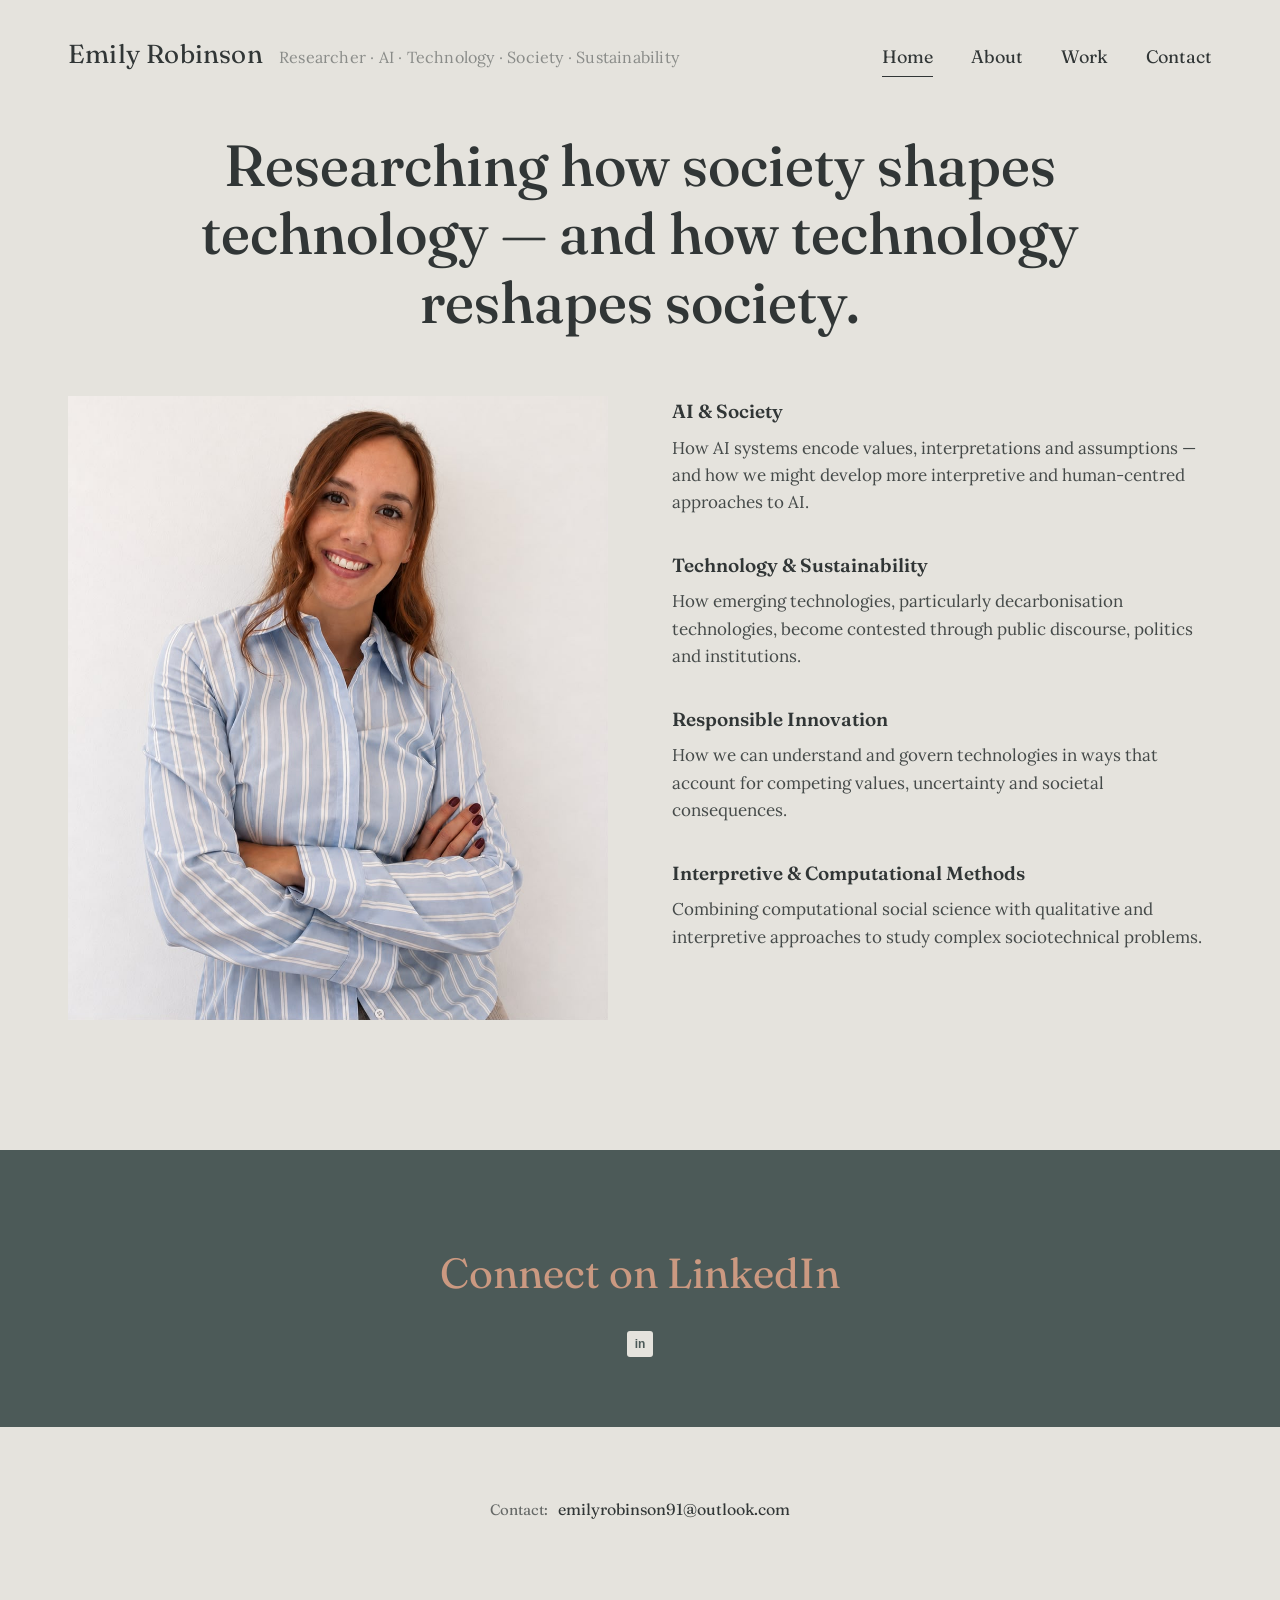
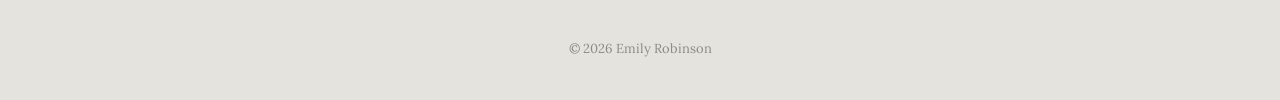
<file: index.html>
<!DOCTYPE html>
<html lang="en">
<head>
<meta charset="UTF-8">
<meta name="viewport" content="width=device-width, initial-scale=1.0">
<title>Emily Robinson — AI Ethics &amp; Society Researcher</title>
<meta name="description" content="Emily Robinson is a researcher working on AI ethics, AI governance, technology and society, sustainability, and responsible innovation.">
<meta name="author" content="Emily Robinson">
<link rel="canonical" href="https://emily-robinson-researcher.com/">
<meta property="og:type" content="website">
<meta property="og:title" content="Emily Robinson — AI Ethics & Society Researcher">
<meta property="og:description" content="Researching how society shapes technology — and how technology reshapes society. Work on AI ethics, AI governance, sustainability and responsible innovation.">
<meta property="og:url" content="https://emily-robinson-researcher.com/">
<meta property="og:image" content="https://emily-robinson-researcher.com/portrait.jpg">
<meta name="twitter:card" content="summary_large_image">
<meta name="twitter:title" content="Emily Robinson — AI Ethics & Society Researcher">
<meta name="twitter:description" content="Researching how society shapes technology — and how technology reshapes society.">
<meta name="twitter:image" content="https://emily-robinson-researcher.com/portrait.jpg">
<link rel="stylesheet" href="style.css">
<script type="application/ld+json">
{
  "@context": "https://schema.org",
  "@type": "Person",
  "name": "Emily Robinson",
  "url": "https://emily-robinson-researcher.com/",
  "image": "https://emily-robinson-researcher.com/portrait.jpg",
  "description": "Researcher working on AI ethics, AI governance, technology and society, sustainability, and responsible innovation.",
  "knowsAbout": ["AI ethics", "AI governance", "Responsible innovation", "Sustainability", "Science and technology studies"],
  "sameAs": ["https://www.linkedin.com/in/emily-robinson-475890a8"]
}
</script>
</head>
<body>

<header class="site-header">
  <div class="wrap nav-inner">
    <div class="logo">Emily Robinson <span class="tagline">Researcher · AI · Technology · Society · Sustainability</span></div>
    <nav class="main-nav">
      <a href="index.html" class="active">Home</a>
      <a href="about.html">About</a>
      <a href="work.html">Work</a>
      <a href="contact.html">Contact</a>
    </nav>
  </div>
</header>

<main class="wrap">
  <h1 class="hero-headline">Researching how society shapes technology — and how technology reshapes society.</h1>

  <section class="split">
    <img src="portrait.jpg" alt="Portrait of Emily Robinson">
    <div>
      <div class="topic">
        <h3>AI &amp; Society</h3>
        <p>How AI systems encode values, interpretations and assumptions — and how we might develop more interpretive and human-centred approaches to AI.</p>
      </div>
      <div class="topic">
        <h3>Technology &amp; Sustainability</h3>
        <p>How emerging technologies, particularly decarbonisation technologies, become contested through public discourse, politics and institutions.</p>
      </div>
      <div class="topic">
        <h3>Responsible Innovation</h3>
        <p>How we can understand and govern technologies in ways that account for competing values, uncertainty and societal consequences.</p>
      </div>
      <div class="topic">
        <h3>Interpretive &amp; Computational Methods</h3>
        <p>Combining computational social science with qualitative and interpretive approaches to study complex sociotechnical problems.</p>
      </div>
    </div>
  </section>
</main>

<footer class="contact-block">
  <div class="contact-top">
    <div class="wrap">
      <a href="https://www.linkedin.com/in/emily-robinson-475890a8" target="_blank" rel="noopener" class="linkedin-link">Connect on LinkedIn</a>
      <div><a href="https://www.linkedin.com/in/emily-robinson-475890a8" target="_blank" rel="noopener" class="icon-in">in</a></div>
    </div>
  </div>
  <div class="contact-bottom">
    <div class="wrap">
      <span class="contact-label">Contact:</span>
      <a href="mailto:emilyrobinson91@outlook.com" class="email-link small">emilyrobinson91@outlook.com</a>
    </div>
  </div>
</footer>
<div class="mini-footer">© 2026 Emily Robinson</div>

</body>
</html>
</file>
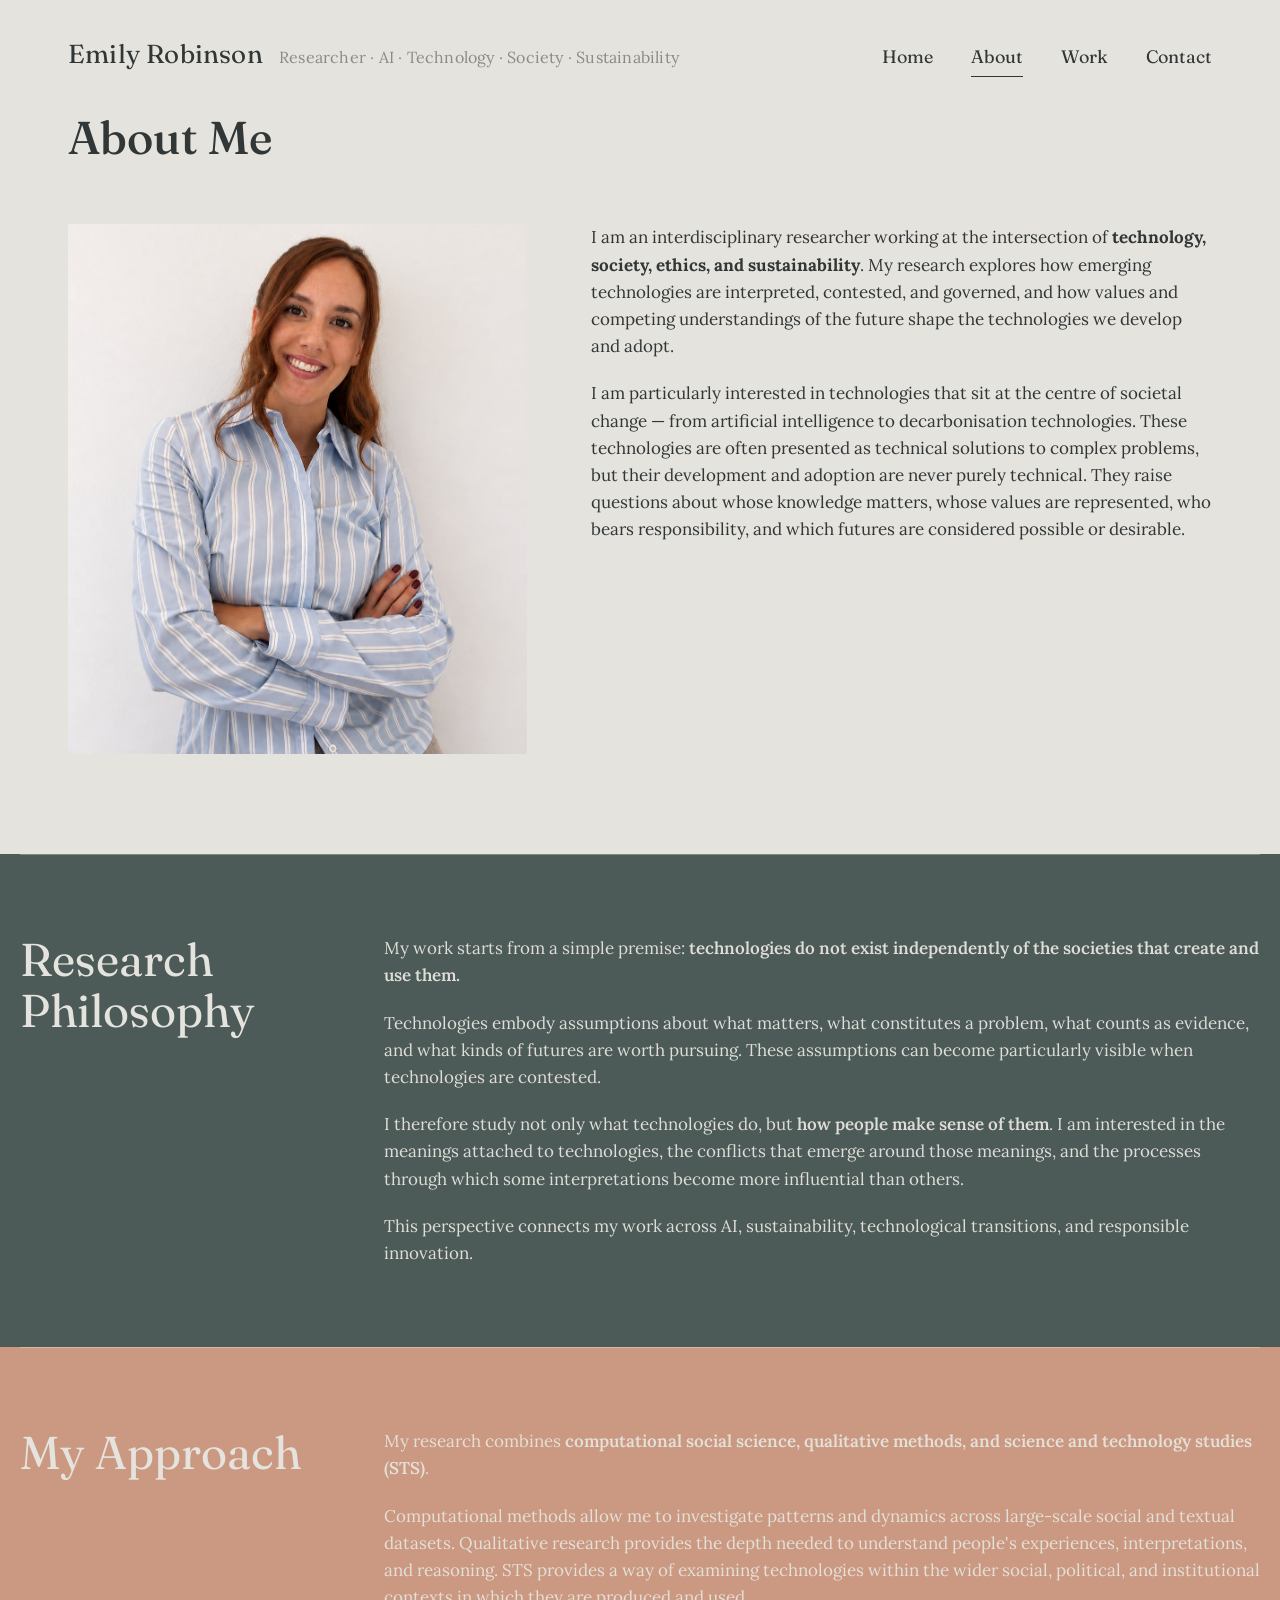
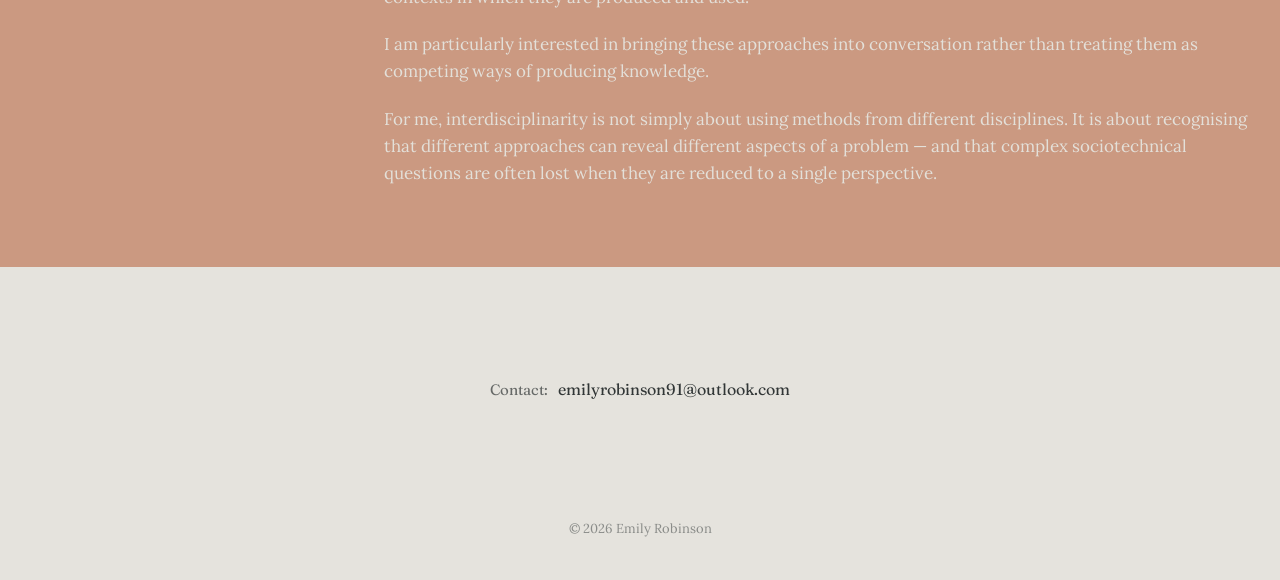
<file: about.html>
<!DOCTYPE html>
<html lang="en">
<head>
<meta charset="UTF-8">
<meta name="viewport" content="width=device-width, initial-scale=1.0">
<title>About Emily Robinson — AI Ethics &amp; Society Researcher</title>
<meta name="description" content="About Emily Robinson: an interdisciplinary researcher working on AI ethics, AI governance, technology and society, and sustainability.">
<meta name="author" content="Emily Robinson">
<link rel="canonical" href="https://emily-robinson-researcher.com/about.html">
<meta property="og:type" content="profile">
<meta property="og:title" content="About Emily Robinson — AI Ethics & Society Researcher">
<meta property="og:description" content="Interdisciplinary researcher working on AI ethics, AI governance, technology and society, and sustainability.">
<meta property="og:url" content="https://emily-robinson-researcher.com/about.html">
<meta property="og:image" content="https://emily-robinson-researcher.com/portrait.jpg">
<meta name="twitter:card" content="summary_large_image">
<meta name="twitter:title" content="About Emily Robinson">
<meta name="twitter:image" content="https://emily-robinson-researcher.com/portrait.jpg">
<link rel="stylesheet" href="style.css">
<script type="application/ld+json">
{
  "@context": "https://schema.org",
  "@type": "Person",
  "name": "Emily Robinson",
  "url": "https://emily-robinson-researcher.com/",
  "image": "https://emily-robinson-researcher.com/portrait.jpg",
  "description": "Interdisciplinary researcher working on AI ethics, AI governance, technology and society, and sustainability.",
  "knowsAbout": ["AI ethics", "AI governance", "Responsible innovation", "Sustainability", "Science and technology studies"],
  "sameAs": ["https://www.linkedin.com/in/emily-robinson-475890a8"]
}
</script>
</head>
<body>

<header class="site-header">
  <div class="wrap nav-inner">
    <div class="logo">Emily Robinson <span class="tagline">Researcher · AI · Technology · Society · Sustainability</span></div>
    <nav class="main-nav">
      <a href="index.html">Home</a>
      <a href="about.html" class="active">About</a>
      <a href="work.html">Work</a>
      <a href="contact.html">Contact</a>
    </nav>
  </div>
</header>

<main class="wrap">
  <div class="page-header" style="text-align:left; padding-top:0;">
    <h1 style="margin:0;">About Me</h1>
  </div>

  <section class="about-grid">
    <img src="portrait.jpg" alt="Emily Robinson">
    <div class="about-body">
      <p>I am an interdisciplinary researcher working at the intersection of <strong>technology, society, ethics, and sustainability</strong>. My research explores how emerging technologies are interpreted, contested, and governed, and how values and competing understandings of the future shape the technologies we develop and adopt.</p>
      <p>I am particularly interested in technologies that sit at the centre of societal change — from artificial intelligence to decarbonisation technologies. These technologies are often presented as technical solutions to complex problems, but their development and adoption are never purely technical. They raise questions about whose knowledge matters, whose values are represented, who bears responsibility, and which futures are considered possible or desirable.</p>
    </div>
  </section>
</main>

<section class="full-bleed teal">
  <div class="wrap">
    <h2>Research<br>Philosophy</h2>
    <div>
      <p>My work starts from a simple premise: <strong>technologies do not exist independently of the societies that create and use them.</strong></p>
      <p>Technologies embody assumptions about what matters, what constitutes a problem, what counts as evidence, and what kinds of futures are worth pursuing. These assumptions can become particularly visible when technologies are contested.</p>
      <p>I therefore study not only what technologies do, but <strong>how people make sense of them</strong>. I am interested in the meanings attached to technologies, the conflicts that emerge around those meanings, and the processes through which some interpretations become more influential than others.</p>
      <p>This perspective connects my work across AI, sustainability, technological transitions, and responsible innovation.</p>
    </div>
  </div>
</section>

<section class="full-bleed peach">
  <div class="wrap">
    <h2>My Approach</h2>
    <div>
      <p>My research combines <strong>computational social science, qualitative methods, and science and technology studies (STS)</strong>.</p>
      <p>Computational methods allow me to investigate patterns and dynamics across large-scale social and textual datasets. Qualitative research provides the depth needed to understand people's experiences, interpretations, and reasoning. STS provides a way of examining technologies within the wider social, political, and institutional contexts in which they are produced and used.</p>
      <p>I am particularly interested in bringing these approaches into conversation rather than treating them as competing ways of producing knowledge.</p>
      <p>For me, interdisciplinarity is not simply about using methods from different disciplines. It is about recognising that different approaches can reveal different aspects of a problem — and that complex sociotechnical questions are often lost when they are reduced to a single perspective.</p>
    </div>
  </div>
</section>

<footer class="contact-block">
  <div class="contact-bottom">
    <div class="wrap">
      <span class="contact-label">Contact:</span>
      <a href="mailto:emilyrobinson91@outlook.com" class="email-link small">emilyrobinson91@outlook.com</a>
    </div>
  </div>
</footer>
<div class="mini-footer">© 2026 Emily Robinson</div>

</body>
</html>
</file>
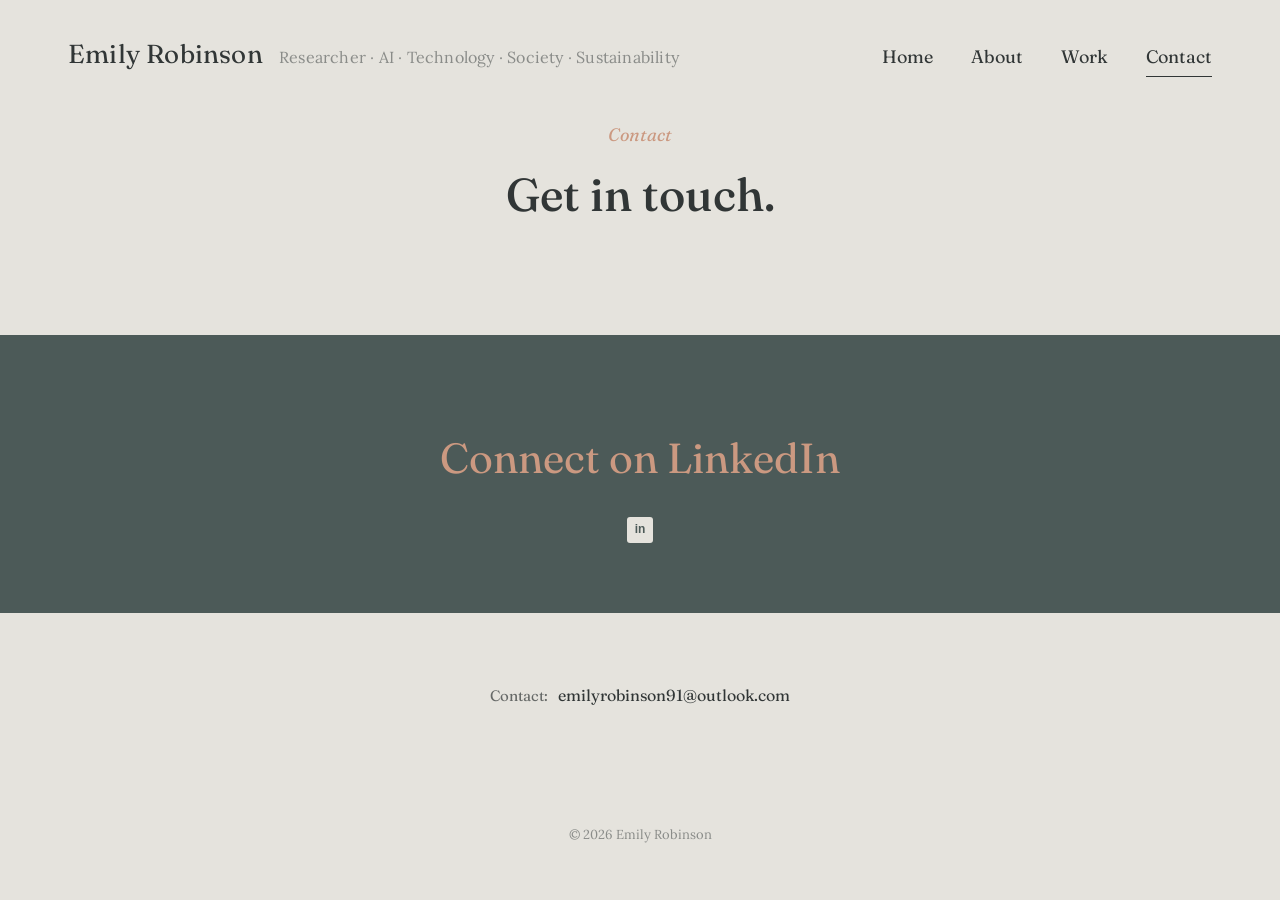
<file: contact.html>
<!DOCTYPE html>
<html lang="en">
<head>
<meta charset="UTF-8">
<meta name="viewport" content="width=device-width, initial-scale=1.0">
<title>Contact Emily Robinson — AI Ethics &amp; Society Researcher</title>
<meta name="description" content="Get in touch with Emily Robinson, researcher working on AI ethics, AI governance and sustainability.">
<meta name="author" content="Emily Robinson">
<link rel="canonical" href="https://emily-robinson-researcher.com/contact.html">
<meta property="og:type" content="website">
<meta property="og:title" content="Contact Emily Robinson">
<meta property="og:url" content="https://emily-robinson-researcher.com/contact.html">
<meta property="og:image" content="https://emily-robinson-researcher.com/portrait.jpg">
<link rel="stylesheet" href="style.css">
</head>
<body>

<header class="site-header">
  <div class="wrap nav-inner">
    <div class="logo">Emily Robinson <span class="tagline">Researcher · AI · Technology · Society · Sustainability</span></div>
    <nav class="main-nav">
      <a href="index.html">Home</a>
      <a href="about.html">About</a>
      <a href="work.html">Work</a>
      <a href="contact.html" class="active">Contact</a>
    </nav>
  </div>
</header>

<main class="wrap">
  <div class="page-header">
    <p class="kicker">Contact</p>
    <h1>Get in touch.</h1>
  </div>
</main>

<footer class="contact-block">
  <div class="contact-top">
    <div class="wrap">
      <a href="https://www.linkedin.com/in/emily-robinson-475890a8" target="_blank" rel="noopener" class="linkedin-link">Connect on LinkedIn</a>
      <div><a href="https://www.linkedin.com/in/emily-robinson-475890a8" target="_blank" rel="noopener" class="icon-in">in</a></div>
    </div>
  </div>
  <div class="contact-bottom">
    <div class="wrap">
      <span class="contact-label">Contact:</span>
      <a href="mailto:emilyrobinson91@outlook.com" class="email-link small">emilyrobinson91@outlook.com</a>
    </div>
  </div>
</footer>
<div class="mini-footer">© 2026 Emily Robinson</div>

</body>
</html>
</file>
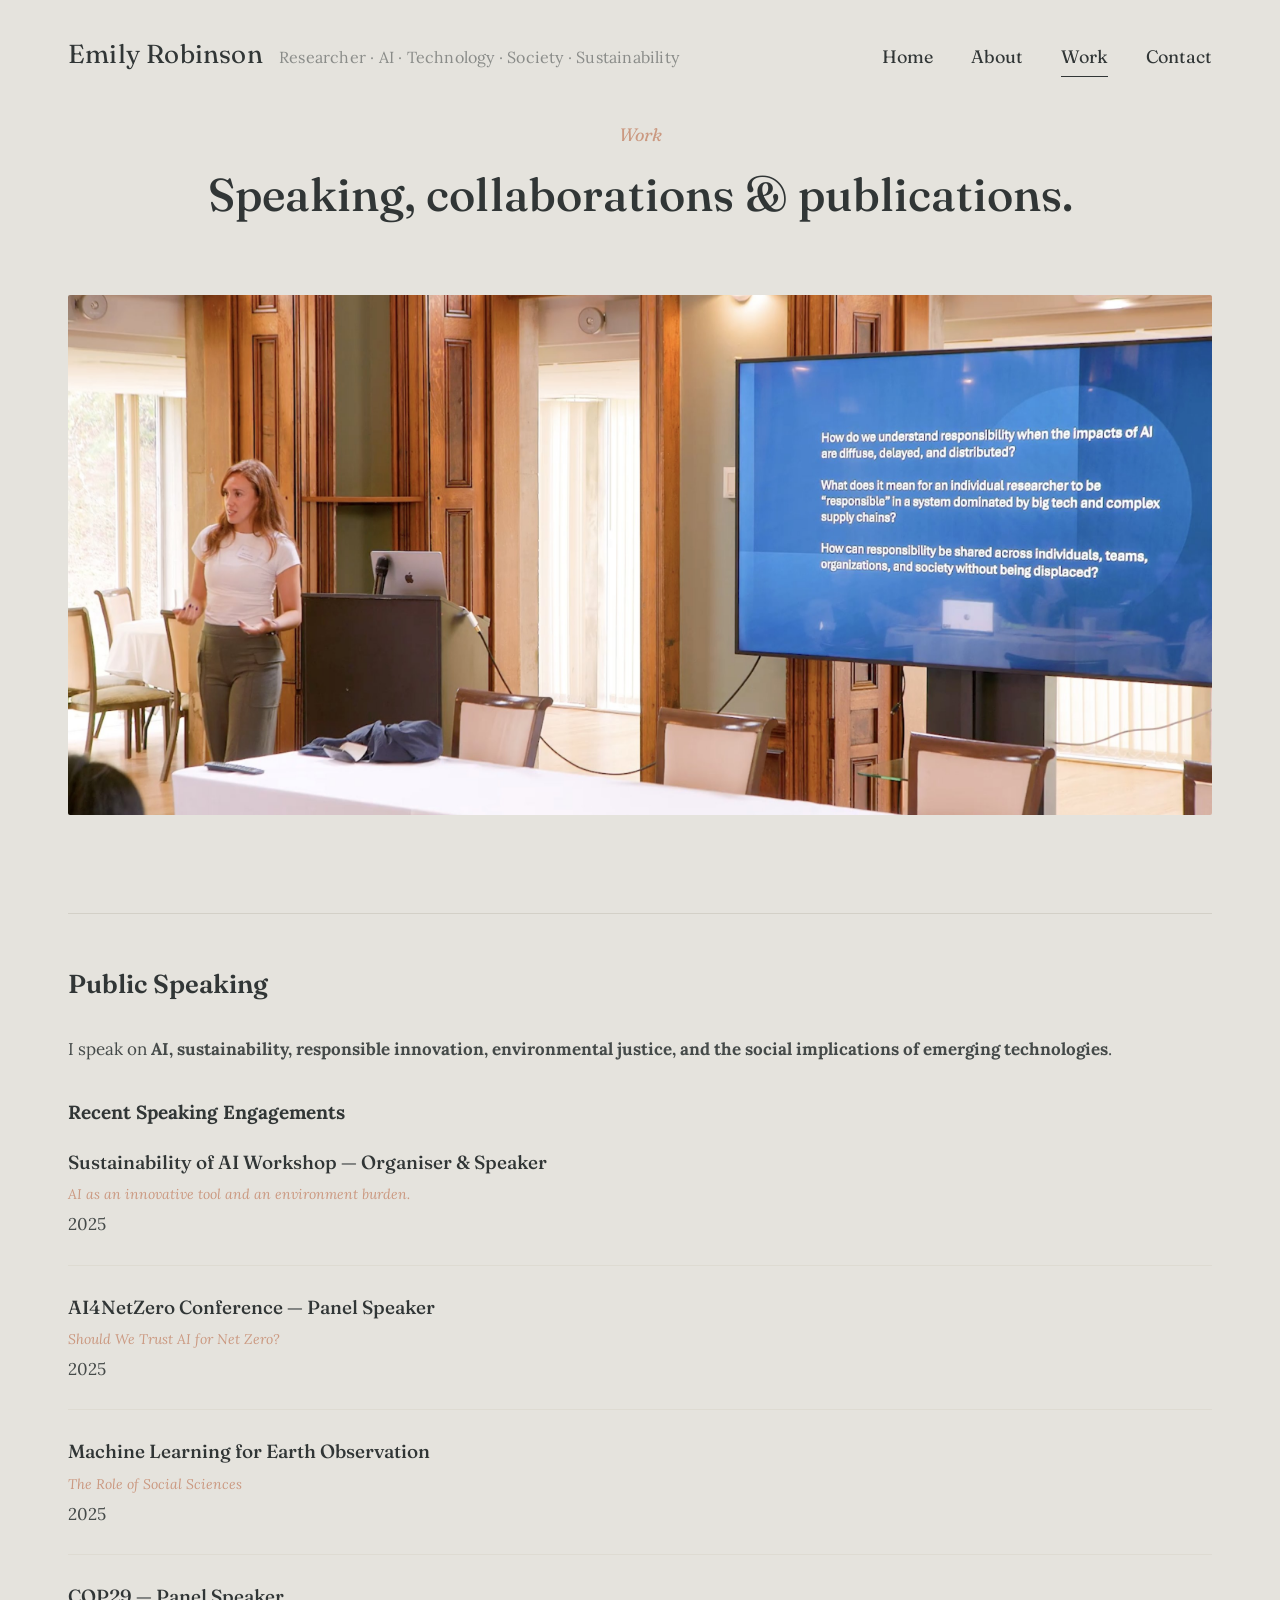
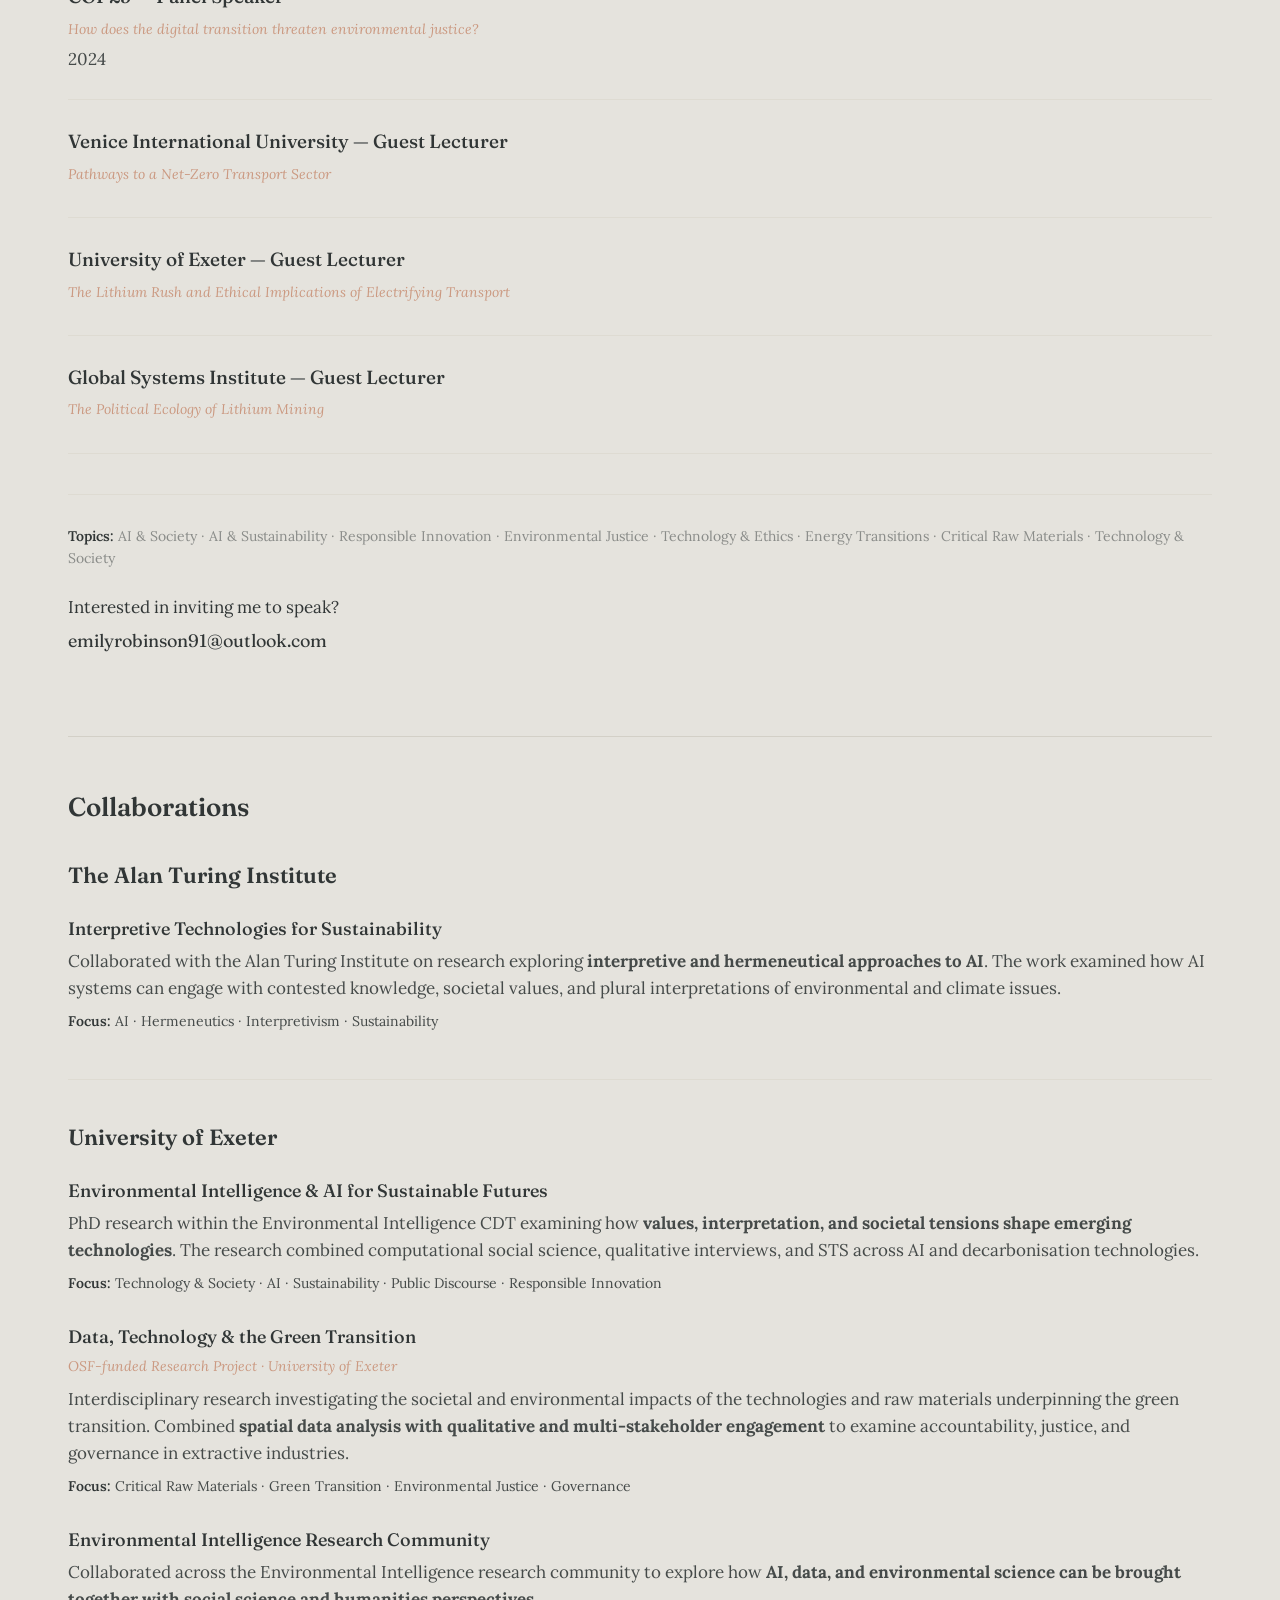
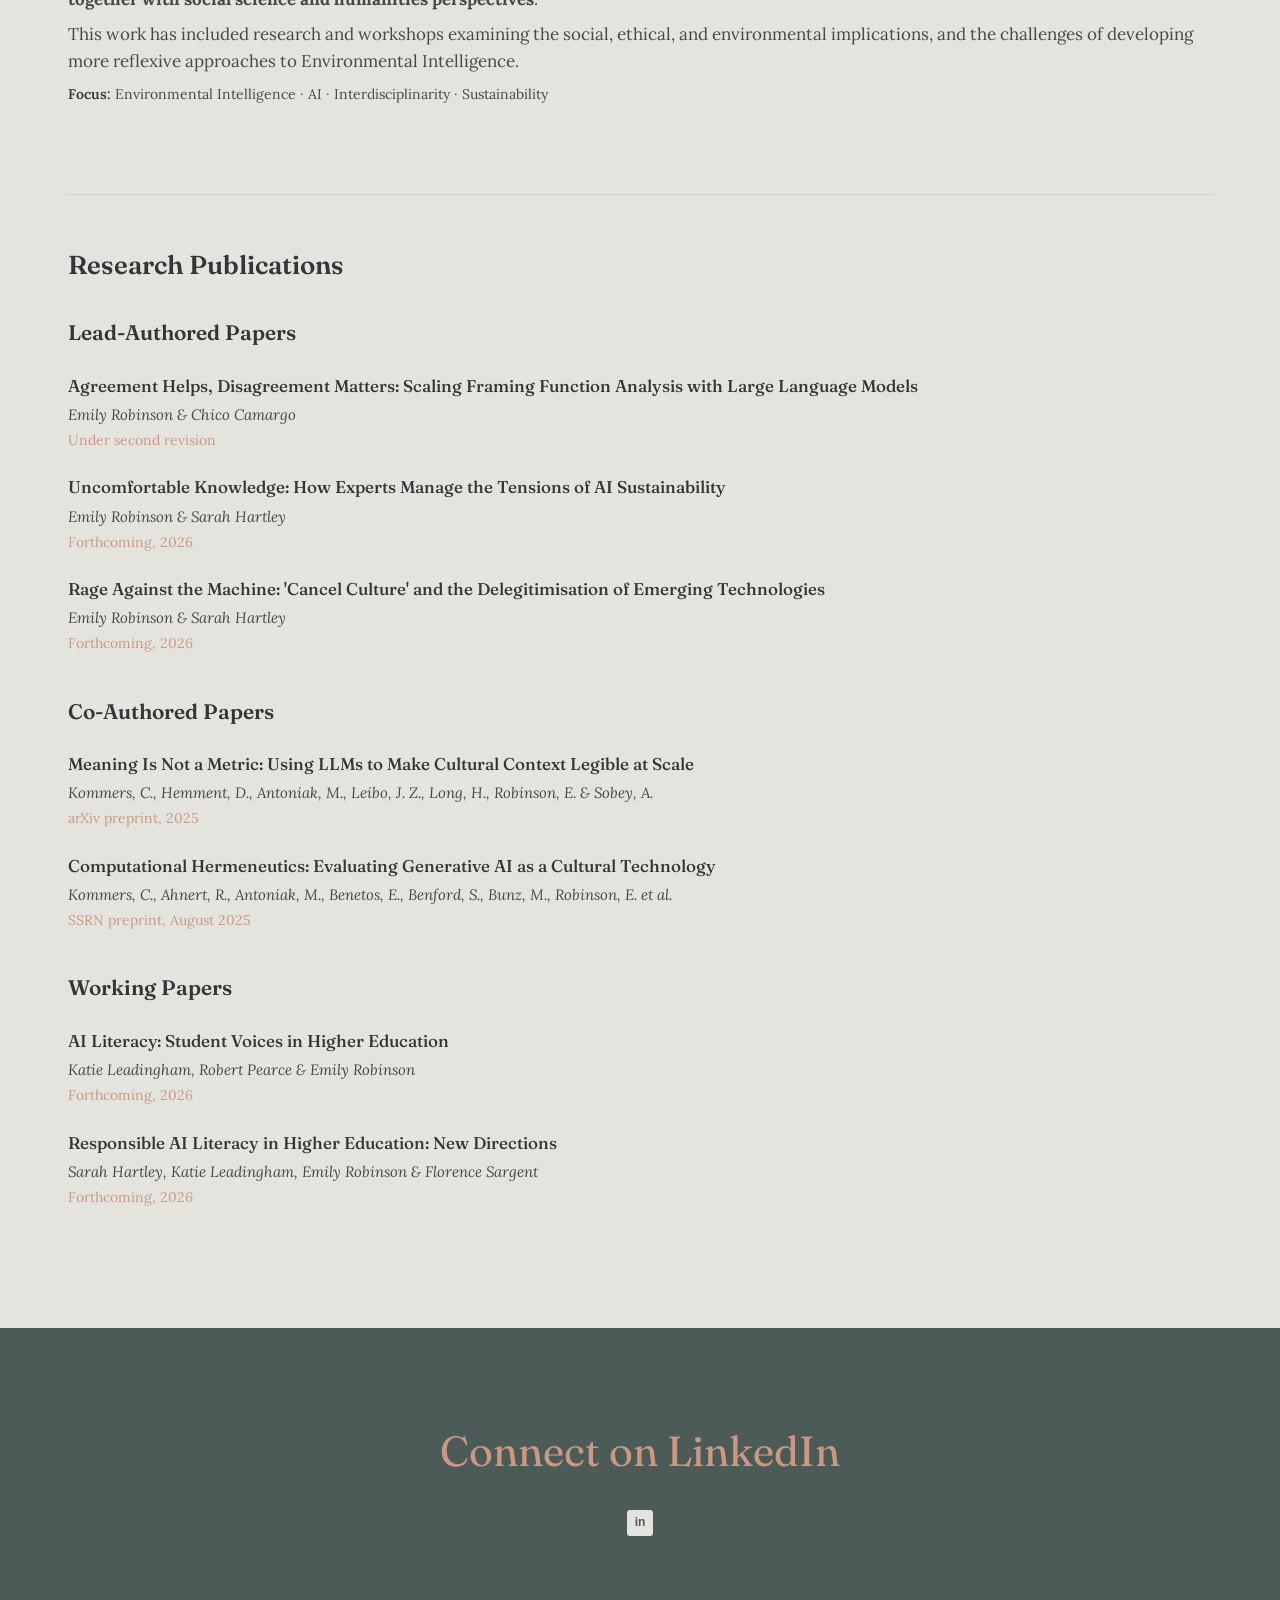
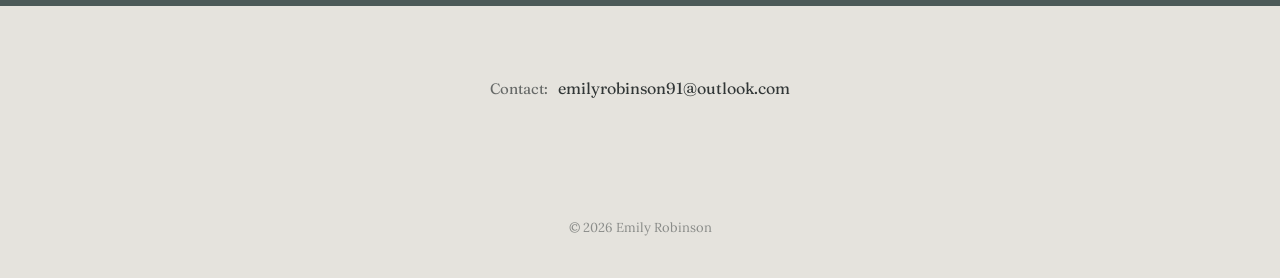
<file: work.html>
<!DOCTYPE html>
<html lang="en">
<head>
<meta charset="UTF-8">
<meta name="viewport" content="width=device-width, initial-scale=1.0">
<title>Emily Robinson — AI Ethics Research, Speaking &amp; Publications</title>
<meta name="description" content="Emily Robinson's research publications, public speaking, and collaborations on AI ethics, AI governance and sustainability.">
<meta name="author" content="Emily Robinson">
<link rel="canonical" href="https://emily-robinson-researcher.com/work.html">
<meta property="og:type" content="website">
<meta property="og:title" content="Emily Robinson — AI Ethics Research, Speaking & Publications">
<meta property="og:description" content="Public speaking, collaborations and research publications on AI ethics, AI governance and sustainability.">
<meta property="og:url" content="https://emily-robinson-researcher.com/work.html">
<meta property="og:image" content="https://emily-robinson-researcher.com/speaking.jpg">
<meta name="twitter:card" content="summary_large_image">
<meta name="twitter:title" content="Emily Robinson — Work">
<meta name="twitter:image" content="https://emily-robinson-researcher.com/speaking.jpg">
<link rel="stylesheet" href="style.css">
<script type="application/ld+json">
{
  "@context": "https://schema.org",
  "@type": "Person",
  "name": "Emily Robinson",
  "url": "https://emily-robinson-researcher.com/",
  "sameAs": ["https://www.linkedin.com/in/emily-robinson-475890a8"]
}
</script>
</head>
<body>

<header class="site-header">
  <div class="wrap nav-inner">
    <div class="logo">Emily Robinson <span class="tagline">Researcher · AI · Technology · Society · Sustainability</span></div>
    <nav class="main-nav">
      <a href="index.html">Home</a>
      <a href="about.html">About</a>
      <a href="work.html" class="active">Work</a>
      <a href="contact.html">Contact</a>
    </nav>
  </div>
</header>

<main class="wrap">
  <div class="page-header">
    <p class="kicker">Work</p>
    <h1>Speaking, collaborations &amp; publications.</h1>
  </div>

  <img src="speaking.jpg" alt="Emily Robinson presenting at a research talk" class="work-photo">

  <section class="work-section" id="speaking">
    <h2>Public Speaking</h2>
    <p style="margin:0 0 34px; color:#454a49;">I speak on <strong>AI, sustainability, responsible innovation, environmental justice, and the social implications of emerging technologies</strong>.</p>

    <h3 class="inst" style="font-size:19px;">Recent Speaking Engagements</h3>

    <div class="entry">
      <h3>Sustainability of AI Workshop — Organiser &amp; Speaker</h3>
      <div class="meta">AI as an innovative tool and an environment burden.</div>
      <p>2025</p>
    </div>
    <div class="entry">
      <h3>AI4NetZero Conference — Panel Speaker</h3>
      <div class="meta">Should We Trust AI for Net Zero?</div>
      <p>2025</p>
    </div>
    <div class="entry">
      <h3>Machine Learning for Earth Observation</h3>
      <div class="meta">The Role of Social Sciences</div>
      <p>2025</p>
    </div>
    <div class="entry">
      <h3>COP29 — Panel Speaker</h3>
      <div class="meta">How does the digital transition threaten environmental justice?</div>
      <p>2024</p>
    </div>
    <div class="entry">
      <h3>Venice International University — Guest Lecturer</h3>
      <div class="meta">Pathways to a Net-Zero Transport Sector</div>
    </div>
    <div class="entry">
      <h3>University of Exeter — Guest Lecturer</h3>
      <div class="meta">The Lithium Rush and Ethical Implications of Electrifying Transport</div>
    </div>
    <div class="entry">
      <h3>Global Systems Institute — Guest Lecturer</h3>
      <div class="meta">The Political Ecology of Lithium Mining</div>
    </div>

    <div class="invite">
      <p class="focus-line"><strong>Topics:</strong> AI &amp; Society · AI &amp; Sustainability · Responsible Innovation · Environmental Justice · Technology &amp; Ethics · Energy Transitions · Critical Raw Materials · Technology &amp; Society</p>
      <p style="margin-top:24px;">Interested in inviting me to speak?</p>
      <a href="mailto:emilyrobinson91@outlook.com" class="invite-email">emilyrobinson91@outlook.com</a>
    </div>
  </section>

  <section class="work-section" id="collaborations">
    <h2>Collaborations</h2>

    <div class="group-block">
      <h3 class="inst">The Alan Turing Institute</h3>
      <div class="sub-entry">
        <h4>Interpretive Technologies for Sustainability</h4>
        <p>Collaborated with the Alan Turing Institute on research exploring <strong>interpretive and hermeneutical approaches to AI</strong>. The work examined how AI systems can engage with contested knowledge, societal values, and plural interpretations of environmental and climate issues.</p>
        <p class="focus-line"><strong>Focus:</strong> AI · Hermeneutics · Interpretivism · Sustainability</p>
      </div>
    </div>

    <div class="group-block">
      <h3 class="inst">University of Exeter</h3>
      <div class="sub-entry">
        <h4>Environmental Intelligence &amp; AI for Sustainable Futures</h4>
        <p>PhD research within the Environmental Intelligence CDT examining how <strong>values, interpretation, and societal tensions shape emerging technologies</strong>. The research combined computational social science, qualitative interviews, and STS across AI and decarbonisation technologies.</p>
        <p class="focus-line"><strong>Focus:</strong> Technology &amp; Society · AI · Sustainability · Public Discourse · Responsible Innovation</p>
      </div>
      <div class="sub-entry">
        <h4>Data, Technology &amp; the Green Transition</h4>
        <div class="sub-meta">OSF-funded Research Project · University of Exeter</div>
        <p>Interdisciplinary research investigating the societal and environmental impacts of the technologies and raw materials underpinning the green transition. Combined <strong>spatial data analysis with qualitative and multi-stakeholder engagement</strong> to examine accountability, justice, and governance in extractive industries.</p>
        <p class="focus-line"><strong>Focus:</strong> Critical Raw Materials · Green Transition · Environmental Justice · Governance</p>
      </div>
      <div class="sub-entry">
        <h4>Environmental Intelligence Research Community</h4>
        <p>Collaborated across the Environmental Intelligence research community to explore how <strong>AI, data, and environmental science can be brought together with social science and humanities perspectives</strong>.</p>
        <p>This work has included research and workshops examining the social, ethical, and environmental implications, and the challenges of developing more reflexive approaches to Environmental Intelligence.</p>
        <p class="focus-line"><strong>Focus:</strong> Environmental Intelligence · AI · Interdisciplinarity · Sustainability</p>
      </div>
    </div>
  </section>

  <section class="work-section" id="publications">
    <h2>Research Publications</h2>

    <div class="pub-group">
      <h3>Lead-Authored Papers</h3>
      <div class="pub-entry">
        <h4>Agreement Helps, Disagreement Matters: Scaling Framing Function Analysis with Large Language Models</h4>
        <div class="authors">Emily Robinson &amp; Chico Camargo</div>
        <div class="status">Under second revision</div>
      </div>
      <div class="pub-entry">
        <h4>Uncomfortable Knowledge: How Experts Manage the Tensions of AI Sustainability</h4>
        <div class="authors">Emily Robinson &amp; Sarah Hartley</div>
        <div class="status">Forthcoming, 2026</div>
      </div>
      <div class="pub-entry">
        <h4>Rage Against the Machine: 'Cancel Culture' and the Delegitimisation of Emerging Technologies</h4>
        <div class="authors">Emily Robinson &amp; Sarah Hartley</div>
        <div class="status">Forthcoming, 2026</div>
      </div>
    </div>

    <div class="pub-group">
      <h3>Co-Authored Papers</h3>
      <div class="pub-entry">
        <h4>Meaning Is Not a Metric: Using LLMs to Make Cultural Context Legible at Scale</h4>
        <div class="authors">Kommers, C., Hemment, D., Antoniak, M., Leibo, J. Z., Long, H., Robinson, E. &amp; Sobey, A.</div>
        <div class="status">arXiv preprint, 2025</div>
      </div>
      <div class="pub-entry">
        <h4>Computational Hermeneutics: Evaluating Generative AI as a Cultural Technology</h4>
        <div class="authors">Kommers, C., Ahnert, R., Antoniak, M., Benetos, E., Benford, S., Bunz, M., Robinson, E. et al.</div>
        <div class="status">SSRN preprint, August 2025</div>
      </div>
    </div>

    <div class="pub-group">
      <h3>Working Papers</h3>
      <div class="pub-entry">
        <h4>AI Literacy: Student Voices in Higher Education</h4>
        <div class="authors">Katie Leadingham, Robert Pearce &amp; Emily Robinson</div>
        <div class="status">Forthcoming, 2026</div>
      </div>
      <div class="pub-entry">
        <h4>Responsible AI Literacy in Higher Education: New Directions</h4>
        <div class="authors">Sarah Hartley, Katie Leadingham, Emily Robinson &amp; Florence Sargent</div>
        <div class="status">Forthcoming, 2026</div>
      </div>
    </div>
  </section>
</main>

<footer class="contact-block">
  <div class="contact-top">
    <div class="wrap">
      <a href="https://www.linkedin.com/in/emily-robinson-475890a8" target="_blank" rel="noopener" class="linkedin-link">Connect on LinkedIn</a>
      <div><a href="https://www.linkedin.com/in/emily-robinson-475890a8" target="_blank" rel="noopener" class="icon-in">in</a></div>
    </div>
  </div>
  <div class="contact-bottom">
    <div class="wrap">
      <span class="contact-label">Contact:</span>
      <a href="mailto:emilyrobinson91@outlook.com" class="email-link small">emilyrobinson91@outlook.com</a>
    </div>
  </div>
</footer>
<div class="mini-footer">© 2026 Emily Robinson</div>

</body>
</html>
</file>
<file: style.css>
@import url('https://fonts.googleapis.com/css2?family=Fraunces:opsz,wght@9..144,400;9..144,500;9..144,600&family=Lora:ital,wght@0,400;0,500;1,400&display=swap');

:root {
  --cream: #e5e3dd;
  --dark: #313636;
  --teal: #4c5a58;
  --peach: #cb9981;
  --muted: #8a8c89;
}

* { box-sizing: border-box; }

html { scroll-behavior: smooth; }

body {
  margin: 0;
  background: var(--cream);
  color: var(--dark);
  font-family: 'Lora', serif;
  font-size: 17px;
  line-height: 1.6;
}

a { color: inherit; text-decoration: none; }

.wrap {
  max-width: 1240px;
  margin: 0 auto;
  padding: 0 48px;
}

/* Nav */
header.site-header {
  padding: 34px 0 24px;
}

.nav-inner {
  display: flex;
  align-items: baseline;
  justify-content: space-between;
  flex-wrap: wrap;
  gap: 16px;
}

.logo {
  font-family: 'Fraunces', serif;
  font-size: 26px;
  letter-spacing: 0.2px;
  color: var(--dark);
}

.logo .tagline {
  font-family: 'Lora', serif;
  font-size: 16px;
  color: var(--muted);
  margin-left: 10px;
}

nav.main-nav {
  display: flex;
  gap: 38px;
  font-family: 'Fraunces', serif;
  font-size: 18px;
}

nav.main-nav a {
  padding-bottom: 4px;
  border-bottom: 1px solid transparent;
}

nav.main-nav a.active,
nav.main-nav a:hover {
  border-bottom: 1px solid var(--dark);
}

/* Hero / headline */
.hero-headline {
  font-family: 'Fraunces', serif;
  font-weight: 500;
  font-size: clamp(34px, 5vw, 58px);
  line-height: 1.18;
  text-align: center;
  max-width: 1080px;
  margin: 30px auto 60px;
}

/* Home split section */
.split {
  display: grid;
  grid-template-columns: 1fr 1fr;
  gap: 64px;
  align-items: start;
  padding-bottom: 90px;
}

.split img {
  width: 100%;
  height: auto;
  display: block;
  object-fit: cover;
}

.topic + .topic { margin-top: 34px; }

.topic h3 {
  font-family: 'Fraunces', serif;
  font-weight: 600;
  font-size: 19px;
  margin: 0 0 8px;
}

.topic p {
  margin: 0;
  color: #454a49;
}

/* Page header (About/Work/Contact) */
.page-header {
  padding: 20px 0 50px;
  text-align: center;
}

.page-header h1 {
  font-family: 'Fraunces', serif;
  font-weight: 500;
  font-size: clamp(30px, 4vw, 46px);
  margin: 0 0 14px;
}

.page-header p.kicker {
  font-family: 'Fraunces', serif;
  font-style: italic;
  color: var(--peach);
  font-size: 18px;
  margin: 0 0 8px;
}

/* About page */
.about-grid {
  display: grid;
  grid-template-columns: 0.85fr 1.15fr;
  gap: 64px;
  align-items: start;
  padding-bottom: 100px;
}

.about-grid img {
  width: 100%;
  border-radius: 2px;
  display: block;
}

.about-body p { margin: 0 0 20px; }

/* Work page */
.work-photo {
  width: 100%;
  max-height: 520px;
  object-fit: cover;
  border-radius: 2px;
  margin-bottom: 90px;
}

.work-section {
  padding-bottom: 80px;
  border-top: 1px solid #d3d0c7;
  padding-top: 50px;
}

.work-section h2 {
  font-family: 'Fraunces', serif;
  font-weight: 600;
  font-size: 26px;
  margin: 0 0 30px;
}

.entry {
  margin-bottom: 26px;
  padding-bottom: 26px;
  border-bottom: 1px solid #dedbd2;
}

.entry:last-child { border-bottom: none; }

.entry h3 {
  font-family: 'Fraunces', serif;
  font-weight: 500;
  font-size: 19px;
  margin: 0 0 6px;
}

.entry .meta {
  color: var(--peach);
  font-size: 14px;
  font-style: italic;
  margin-bottom: 6px;
}

.entry p { margin: 0; color: #454a49; }

.placeholder-note {
  font-family: 'Lora', serif;
  font-style: italic;
  color: var(--muted);
  font-size: 14px;
}

/* About: full-bleed philosophy/approach sections */
.full-bleed { color: var(--cream); }
.full-bleed.teal { background: var(--teal); }
.full-bleed.peach { background: var(--peach); }

.full-bleed .wrap {
  display: grid;
  grid-template-columns: 300px 1fr;
  gap: 64px;
  padding: 80px 0;
  border-top: 1px solid rgba(255,255,255,0.28);
}

.full-bleed h2 {
  font-family: 'Fraunces', serif;
  font-weight: 400;
  font-size: clamp(32px, 4vw, 46px);
  line-height: 1.1;
  margin: 0;
}

.full-bleed p { margin: 0 0 20px; opacity: 0.96; }
.full-bleed p:last-child { margin-bottom: 0; }
.full-bleed strong { font-weight: 600; }

/* Work: grouped collaboration entries */
.group-block + .group-block {
  margin-top: 46px;
  padding-top: 40px;
  border-top: 1px solid #dedbd2;
}

.group-block h3.inst {
  font-family: 'Fraunces', serif;
  font-weight: 600;
  font-size: 22px;
  margin: 0 0 22px;
}

.sub-entry { margin-bottom: 28px; }
.sub-entry:last-child { margin-bottom: 0; }

.sub-entry h4 {
  font-family: 'Fraunces', serif;
  font-weight: 500;
  font-size: 18px;
  margin: 0 0 4px;
}

.sub-entry .sub-meta {
  font-style: italic;
  color: var(--peach);
  font-size: 14px;
  margin-bottom: 8px;
}

.sub-entry p { margin: 0 0 8px; color: #454a49; }

.focus-line { font-size: 14px; color: var(--muted); }
.focus-line strong { color: var(--dark); font-weight: 600; }

/* Publications */
.pub-entry { margin-bottom: 22px; }
.pub-entry:last-child { margin-bottom: 0; }

.pub-entry h4 {
  font-family: 'Fraunces', serif;
  font-weight: 500;
  font-size: 17px;
  margin: 0 0 4px;
}

.pub-entry .authors {
  font-style: italic;
  color: #454a49;
  font-size: 15px;
  margin-bottom: 2px;
}

.pub-entry .status { font-size: 14px; color: var(--peach); }

.pub-group + .pub-group { margin-top: 40px; }

.pub-group h3 {
  font-family: 'Fraunces', serif;
  font-weight: 600;
  font-size: 21px;
  margin: 0 0 22px;
}

.invite {
  margin-top: 40px;
  padding-top: 30px;
  border-top: 1px solid #dedbd2;
}

.invite p { margin: 0 0 6px; }

.invite a.invite-email {
  font-family: 'Fraunces', serif;
  font-size: 18px;
}

@media (max-width: 780px) {
  .full-bleed .wrap { grid-template-columns: 1fr; gap: 24px; }
}

/* Footer / contact block */
footer.contact-block {
  margin-top: 40px;
}

.contact-top {
  background: var(--teal);
  color: var(--cream);
  padding: 90px 0 70px;
  text-align: center;
}

.contact-top a.linkedin-link {
  font-family: 'Fraunces', serif;
  font-size: clamp(28px, 4vw, 42px);
  color: var(--peach);
  display: inline-block;
  margin-bottom: 22px;
}

.icon-in {
  display: inline-flex;
  align-items: center;
  justify-content: center;
  width: 26px;
  height: 26px;
  background: var(--cream);
  color: var(--teal);
  font-family: Arial, sans-serif;
  font-weight: 700;
  font-size: 12px;
  border-radius: 3px;
}

.contact-bottom {
  background: var(--cream);
  padding: 70px 0 90px;
}

.contact-bottom .wrap {
  display: flex;
  justify-content: center;
  align-items: baseline;
  gap: 10px;
  flex-wrap: wrap;
}

.contact-label {
  font-family: 'Fraunces', serif;
  font-size: 15px;
  color: var(--dark);
  opacity: 0.7;
}

.contact-bottom a.email-link.small {
  font-size: 16px;
}

.contact-bottom a.email-link {
  font-family: 'Fraunces', serif;
  font-size: clamp(24px, 3.4vw, 40px);
  color: var(--dark);
}

.mini-footer {
  text-align: center;
  padding: 26px 0 40px;
  font-size: 13px;
  color: var(--muted);
}

@media (max-width: 780px) {
  .split, .about-grid { grid-template-columns: 1fr; }
  nav.main-nav { gap: 22px; font-size: 16px; }
  .contact-bottom { justify-content: center; text-align: center; }
  .wrap { padding: 0 24px; }
}
</file>
